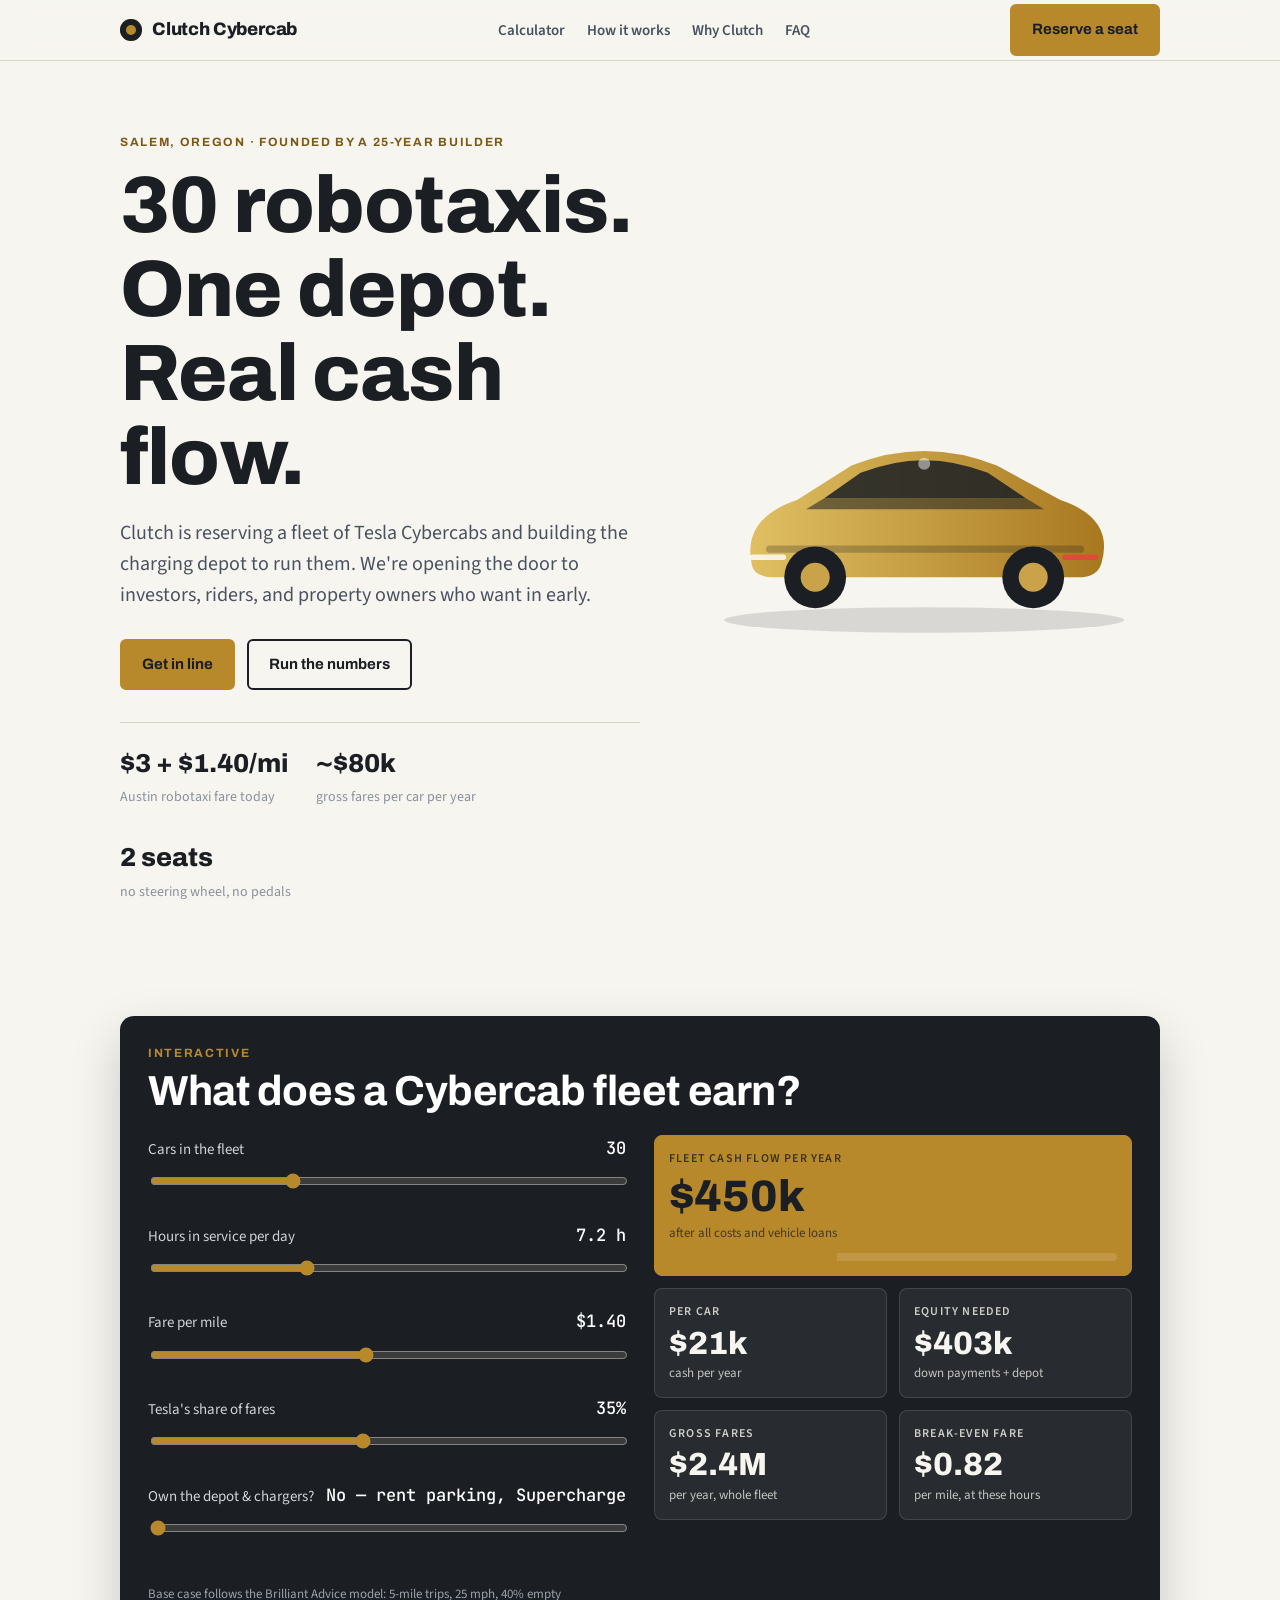
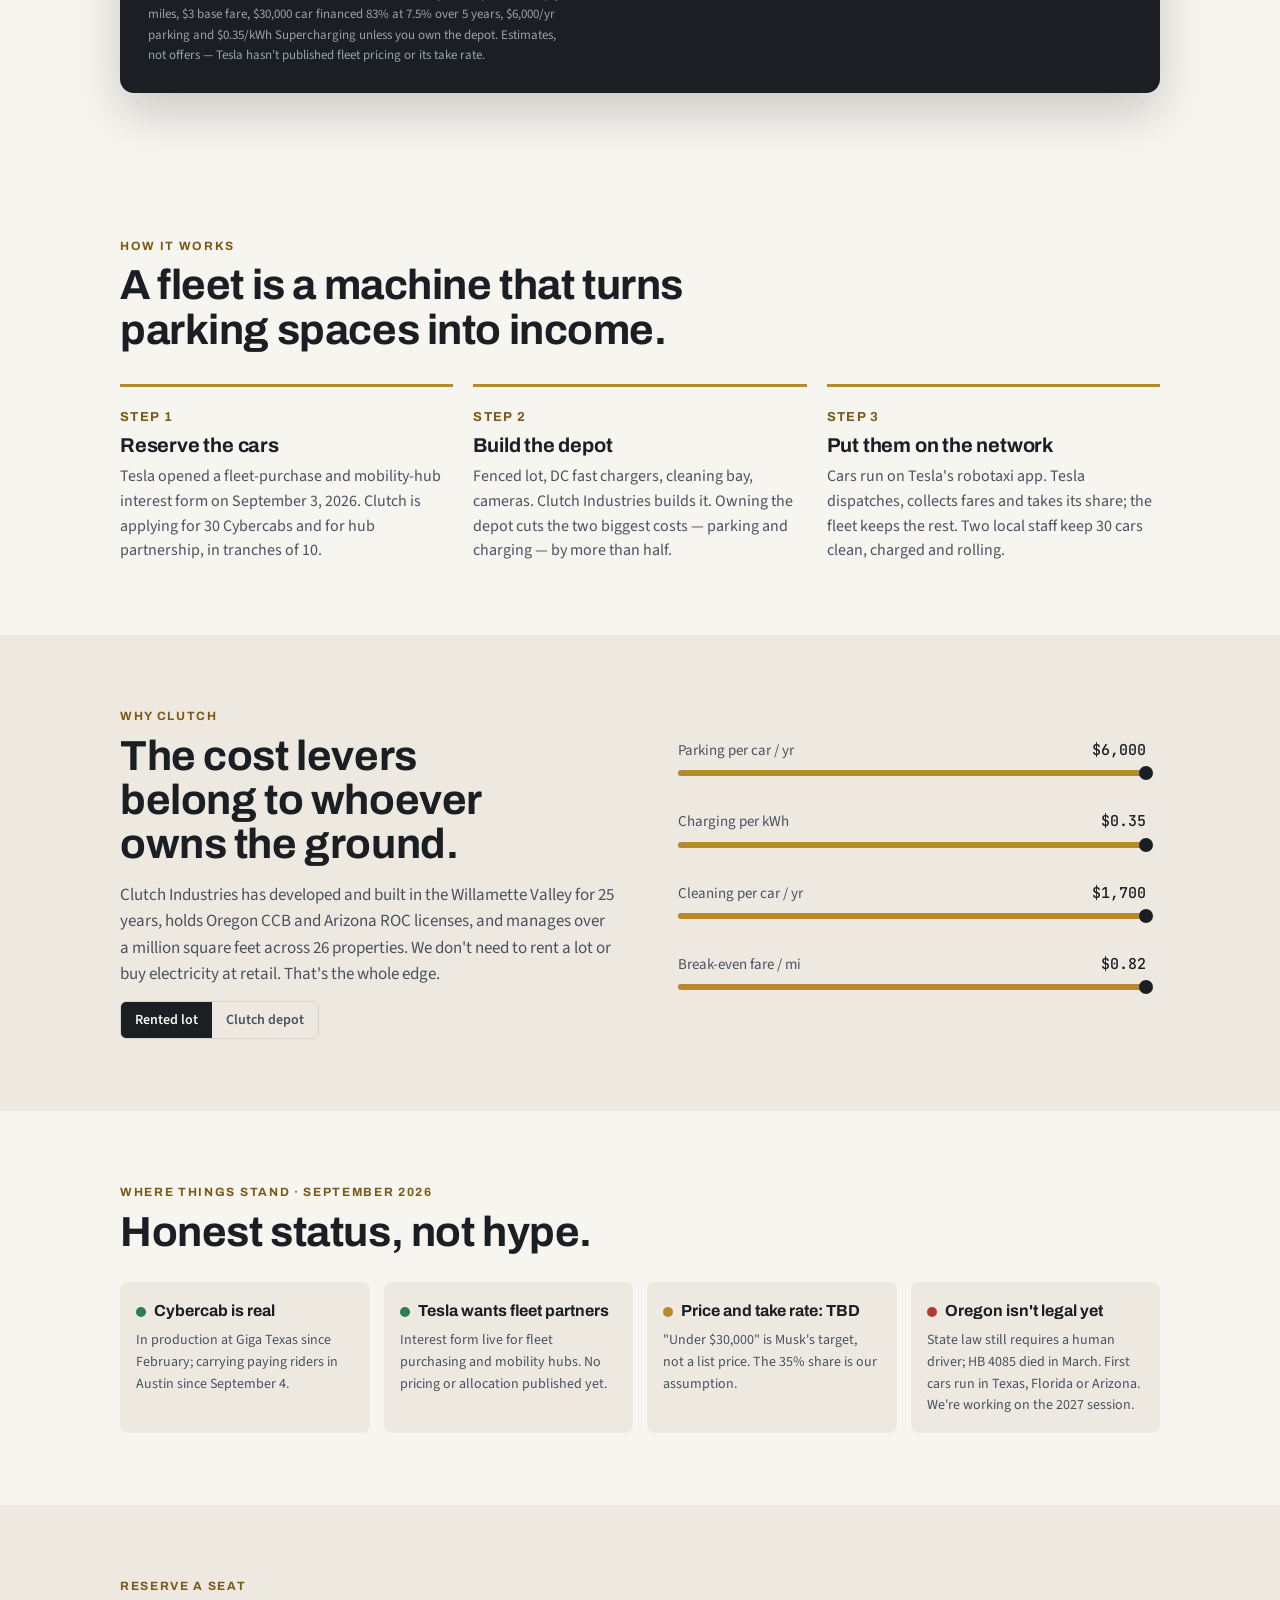
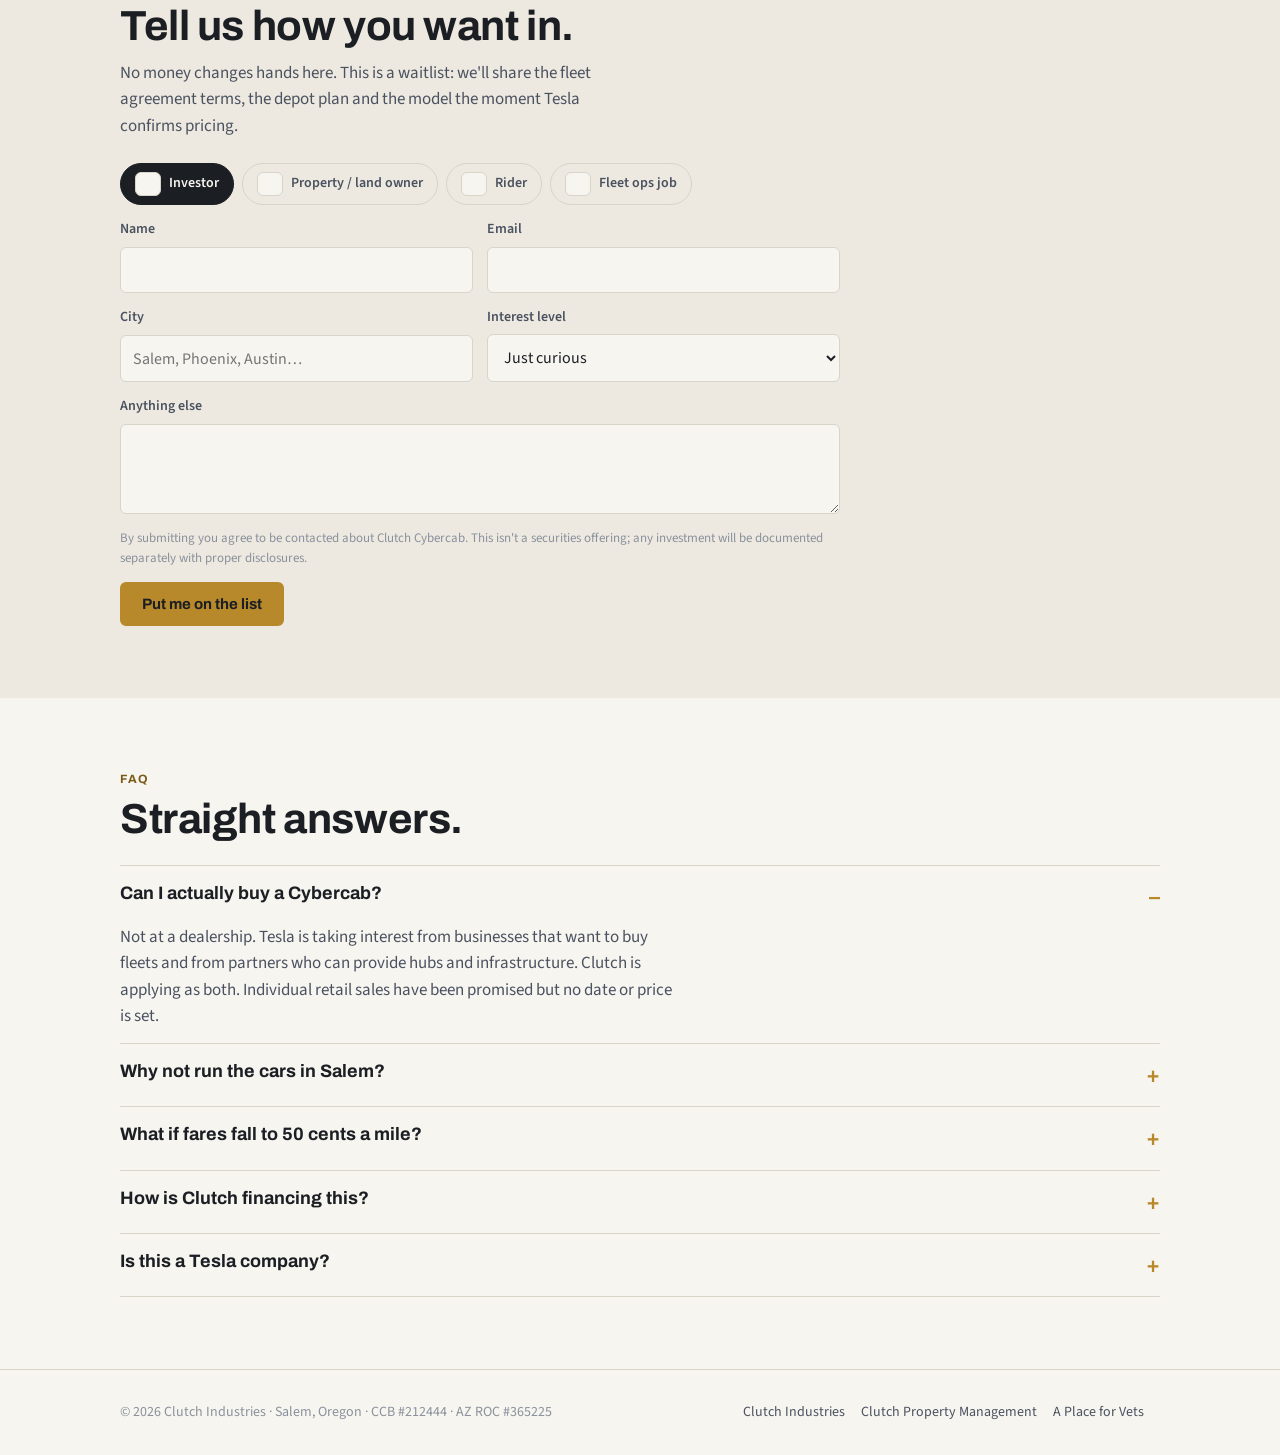
<file: site/index.html>
<!doctype html>
<html lang="en">
<head>
<meta charset="utf-8">
<meta name="viewport" content="width=device-width, initial-scale=1">
<title>Clutch Cybercab — A robotaxi fleet, built in Oregon</title>
<meta name="description" content="Clutch is reserving 30 Tesla Cybercabs and building the depot to run them. See what one car earns, and get in line as an investor, rider, or property partner.">
<meta property="og:title" content="Clutch Cybercab — 30 cars, one depot, real cash flow">
<meta property="og:description" content="Move the sliders. See what a Cybercab fleet earns. Reserve your seat.">
<link rel="icon" href="data:image/svg+xml,%3Csvg xmlns='http://www.w3.org/2000/svg' viewBox='0 0 32 32'%3E%3Crect width='32' height='32' rx='6' fill='%231B1F24'/%3E%3Ccircle cx='16' cy='16' r='8' fill='%23C9A24A'/%3E%3C/svg%3E">
<link rel="preconnect" href="https://fonts.googleapis.com">
<link rel="stylesheet" href="https://fonts.googleapis.com/css2?family=Archivo:wght@500;700;800&family=Source+Sans+3:wght@400;600&family=JetBrains+Mono:wght@500&display=swap">
<style>
:root{
  --paper:#F7F5F0; --paper2:#EDE9E0; --ink:#1B1F24; --ink2:#4A5260; --ink3:#8A919C; --line:#D9D4C8;
  --gold:#B8892B; --gold-ink:#7A5A16; --gold-soft:#F3E7CB; --good:#2F7D4F; --bad:#B23A32;
}
@media (prefers-color-scheme:dark){:root{
  --paper:#15181D; --paper2:#1E232A; --ink:#F1EEE7; --ink2:#B9BEC6; --ink3:#7E8590; --line:#2E343D;
  --gold:#D9A946; --gold-ink:#E8C36E; --gold-soft:#3A2F17; --good:#5FC287; --bad:#EF7D74;
}}
*{box-sizing:border-box}
html{scroll-behavior:smooth}
body{margin:0;background:var(--paper);color:var(--ink);font-family:"Source Sans 3",system-ui,sans-serif;font-size:17px;line-height:1.55}
h1,h2,h3{font-family:"Archivo",system-ui,sans-serif;line-height:1.05;margin:0;text-wrap:balance;letter-spacing:-.01em}
h1{font-size:clamp(40px,7vw,80px);font-weight:800}
h2{font-size:clamp(28px,4vw,42px);font-weight:700}
h3{font-size:20px;font-weight:700}
p{margin:0}
a{color:inherit}
.mono{font-family:"JetBrains Mono",ui-monospace,monospace;font-variant-numeric:tabular-nums}
.wrap{max-width:1080px;margin:0 auto;padding-inline:20px}
.eyebrow{font-family:"Archivo",sans-serif;font-size:12px;font-weight:700;letter-spacing:.14em;text-transform:uppercase;color:var(--gold-ink)}
section{padding-block:72px}
@media(max-width:640px){section{padding-block:48px}}

/* nav */
nav{position:sticky;top:0;z-index:10;background:color-mix(in srgb,var(--paper) 88%,transparent);backdrop-filter:blur(10px);border-bottom:1px solid var(--line)}
nav .wrap{display:flex;align-items:center;justify-content:space-between;height:60px;gap:16px}
.logo{display:flex;align-items:center;gap:10px;font-family:"Archivo",sans-serif;font-weight:800;font-size:18px;text-decoration:none;letter-spacing:-.01em}
.logo i{width:22px;height:22px;border-radius:50%;background:var(--gold);display:inline-block;box-shadow:inset 0 0 0 6px var(--ink)}
nav ul{display:flex;gap:22px;list-style:none;margin:0;padding:0}
nav ul a{text-decoration:none;font-weight:600;font-size:15px;color:var(--ink2)}
nav ul a:hover{color:var(--ink)}
@media(max-width:700px){nav ul{display:none}}
.btn{display:inline-block;font-family:"Archivo",sans-serif;font-weight:700;font-size:15px;padding:12px 20px;border-radius:6px;text-decoration:none;border:2px solid var(--ink);background:var(--ink);color:var(--paper);cursor:pointer;transition:transform .12s}
.btn:hover{transform:translateY(-1px)}
.btn.ghost{background:transparent;color:var(--ink)}
.btn.gold{background:var(--gold);border-color:var(--gold);color:#1B1F24}
.btn:focus-visible{outline:3px solid var(--gold);outline-offset:2px}

/* hero */
.hero{padding-block:72px 40px}
.hero .grid{display:grid;grid-template-columns:1.1fr 1fr;gap:48px;align-items:center}
@media(max-width:860px){.hero .grid{grid-template-columns:1fr}}
.hero p.lead{font-size:20px;color:var(--ink2);max-width:52ch;margin-top:18px}
.hero .cta{display:flex;gap:12px;flex-wrap:wrap;margin-top:28px}
.hero .facts{display:flex;gap:28px;flex-wrap:wrap;margin-top:32px;padding-top:20px;border-top:1px solid var(--line)}
.hero .facts div b{display:block;font-family:"Archivo",sans-serif;font-size:26px;font-weight:800}
.hero .facts div span{font-size:14px;color:var(--ink3)}

/* car illustration */
.car{width:100%;max-width:520px;margin-inline:auto;display:block}

/* calculator */
.calc{background:var(--ink);color:var(--paper);border-radius:14px;padding:28px;box-shadow:0 20px 50px rgba(0,0,0,.18)}
.calc .eyebrow{color:var(--gold)}
.calc h2{color:#fff;margin-top:6px}
.calc .body{display:grid;grid-template-columns:1fr 1fr;gap:28px;margin-top:22px}
@media(max-width:760px){.calc .body{grid-template-columns:1fr}}
.slider{margin-bottom:18px}
.slider .row{display:flex;justify-content:space-between;align-items:baseline;font-size:15px;color:#CFD3D9}
.slider .row output{font-family:"JetBrains Mono",monospace;font-weight:500;color:#fff;font-size:17px}
.slider input{width:100%;accent-color:var(--gold);margin-top:6px;height:28px}
.out{display:grid;grid-template-columns:1fr 1fr;gap:12px}
.out .tile{background:rgba(255,255,255,.06);border:1px solid rgba(255,255,255,.12);border-radius:8px;padding:14px}
.out .tile.big{grid-column:1/-1;background:var(--gold);color:#1B1F24;border-color:var(--gold)}
.out .l{font-size:12px;letter-spacing:.1em;text-transform:uppercase;opacity:.8;font-weight:600}
.out .v{font-family:"Archivo",sans-serif;font-size:32px;font-weight:800;line-height:1.1;margin-top:4px;font-variant-numeric:tabular-nums}
.out .tile.big .v{font-size:44px}
.out .s{font-size:13px;opacity:.75;margin-top:2px}
.calc .foot{margin-top:16px;font-size:13px;color:#9AA1AB;max-width:70ch}
.bar{height:8px;border-radius:4px;background:rgba(255,255,255,.12);overflow:hidden;margin-top:10px}
.bar i{display:block;height:100%;background:var(--gold);width:0;transition:width .25s}

/* how */
.steps{display:grid;grid-template-columns:repeat(3,1fr);gap:20px;margin-top:32px}
@media(max-width:760px){.steps{grid-template-columns:1fr}}
.step{border-top:3px solid var(--gold);padding-top:16px}
.step b{font-family:"Archivo",sans-serif;font-size:13px;letter-spacing:.1em;color:var(--gold-ink)}
.step h3{margin:6px 0 8px}
.step p{color:var(--ink2);font-size:16px}

/* why clutch */
.split{display:grid;grid-template-columns:1fr 1fr;gap:48px;align-items:start}
@media(max-width:860px){.split{grid-template-columns:1fr}}
.levers{display:grid;gap:10px;margin-top:20px}
.lever{display:grid;grid-template-columns:1fr auto;gap:8px 14px;align-items:center;background:var(--paper2);border-radius:8px;padding:12px 14px}
.lever span{font-size:15px;color:var(--ink2)}
.lever b{font-family:"JetBrains Mono",monospace;font-weight:500;font-size:15px}
.lever .track{grid-column:1/-1;height:6px;border-radius:3px;background:var(--line);position:relative}
.lever .track i{position:absolute;left:0;top:0;height:100%;border-radius:3px;background:var(--gold)}
.lever .track em{position:absolute;top:-4px;width:14px;height:14px;border-radius:50%;background:var(--ink);transform:translateX(-50%)}
.toggle{display:inline-flex;border:1px solid var(--line);border-radius:6px;overflow:hidden;margin-top:14px}
.toggle button{font:600 14px "Source Sans 3",sans-serif;background:transparent;color:var(--ink2);border:0;padding:8px 14px;cursor:pointer}
.toggle button.on{background:var(--ink);color:var(--paper)}

/* status */
.status{display:grid;grid-template-columns:repeat(auto-fit,minmax(220px,1fr));gap:14px;margin-top:28px}
.st{background:var(--paper2);border-radius:8px;padding:16px}
.st .dot{display:inline-block;width:10px;height:10px;border-radius:50%;margin-right:8px;vertical-align:middle}
.st .dot.g{background:var(--good)}.st .dot.y{background:var(--gold)}.st .dot.r{background:var(--bad)}
.st b{font-family:"Archivo",sans-serif;font-size:16px}
.st p{font-size:14px;color:var(--ink2);margin-top:6px}

/* form */
.reserve{background:var(--paper2)}
.form{display:grid;grid-template-columns:1fr 1fr;gap:14px;margin-top:24px;max-width:720px}
@media(max-width:600px){.form{grid-template-columns:1fr}}
.form label{display:grid;gap:6px;font-size:14px;font-weight:600;color:var(--ink2)}
.form input,.form select,.form textarea{font:400 16px "Source Sans 3",sans-serif;padding:11px 12px;border:1px solid var(--line);border-radius:6px;background:var(--paper);color:var(--ink);width:100%}
.form input:focus,.form select:focus,.form textarea:focus{outline:2px solid var(--gold);border-color:var(--gold)}
.form .full{grid-column:1/-1}
.roles{display:flex;gap:8px;flex-wrap:wrap;grid-column:1/-1}
.roles label{display:inline-flex;align-items:center;gap:8px;border:1px solid var(--line);border-radius:999px;padding:8px 14px;cursor:pointer;font-weight:600;color:var(--ink2)}
.roles label:has(input:checked){background:var(--ink);color:var(--paper);border-color:var(--ink)}
.roles input{appearance:none;width:0;height:0;margin:0}
.msg{grid-column:1/-1;font-size:15px;color:var(--good);display:none}
.form .fine{grid-column:1/-1;font-size:13px;color:var(--ink3)}

/* faq */
details{border-top:1px solid var(--line);padding:14px 0}
details:last-of-type{border-bottom:1px solid var(--line)}
summary{cursor:pointer;font-family:"Archivo",sans-serif;font-weight:700;font-size:18px;list-style:none;display:flex;justify-content:space-between;gap:12px}
summary::after{content:"+";color:var(--gold);font-size:22px;flex:none}
details[open] summary::after{content:"–"}
details p{margin-top:10px;color:var(--ink2);max-width:70ch}

footer{border-top:1px solid var(--line);padding-block:32px;font-size:14px;color:var(--ink3)}
footer .wrap{display:flex;justify-content:space-between;gap:20px;flex-wrap:wrap}
footer a{color:var(--ink2);text-decoration:none;margin-right:16px}
@media(prefers-reduced-motion:reduce){*{transition:none!important;scroll-behavior:auto}}
</style>
</head>
<body>

<nav><div class="wrap">
  <a class="logo" href="#top"><i></i>Clutch Cybercab</a>
  <ul><li><a href="#calc">Calculator</a></li><li><a href="#how">How it works</a></li><li><a href="#why">Why Clutch</a></li><li><a href="#faq">FAQ</a></li></ul>
  <a class="btn gold" href="#reserve">Reserve a seat</a>
</div></nav>

<section class="hero" id="top"><div class="wrap">
  <div class="grid">
    <div>
      <div class="eyebrow">Salem, Oregon · Founded by a 25-year builder</div>
      <h1 style="margin-top:12px">30 robotaxis.<br>One depot.<br>Real cash flow.</h1>
      <p class="lead">Clutch is reserving a fleet of Tesla Cybercabs and building the charging depot to run them. We're opening the door to investors, riders, and property owners who want in early.</p>
      <div class="cta"><a class="btn gold" href="#reserve">Get in line</a><a class="btn ghost" href="#calc">Run the numbers</a></div>
      <div class="facts">
        <div><b class="mono">$3 + $1.40/mi</b><span>Austin robotaxi fare today</span></div>
        <div><b class="mono">~$80k</b><span>gross fares per car per year</span></div>
        <div><b class="mono">2 seats</b><span>no steering wheel, no pedals</span></div>
      </div>
    </div>
    <svg class="car" viewBox="0 0 520 300" role="img" aria-label="Stylized two-seat robotaxi">
      <defs><linearGradient id="g" x1="0" x2="1"><stop offset="0" stop-color="#E0BF63"/><stop offset="1" stop-color="#A8781F"/></linearGradient></defs>
      <ellipse cx="260" cy="262" rx="220" ry="14" fill="#000" opacity=".12"/>
      <path d="M70 200 Q60 150 120 130 L180 92 Q260 60 340 92 L410 130 Q470 150 455 200 Q450 215 430 215 L95 215 Q72 215 70 200Z" fill="url(#g)"/>
      <path d="M190 100 Q260 72 330 100 L372 128 L150 128Z" fill="#1B1F24" opacity=".85"/>
      <path d="M150 128 L372 128 L392 140 L130 140Z" fill="#1B1F24" opacity=".55"/>
      <rect x="86" y="180" width="350" height="8" rx="4" fill="#1B1F24" opacity=".25"/>
      <circle cx="140" cy="215" r="34" fill="#1B1F24"/><circle cx="140" cy="215" r="16" fill="#C9A24A"/>
      <circle cx="380" cy="215" r="34" fill="#1B1F24"/><circle cx="380" cy="215" r="16" fill="#C9A24A"/>
      <rect x="68" y="190" width="40" height="6" rx="3" fill="#fff" opacity=".8"/>
      <rect x="412" y="190" width="40" height="6" rx="3" fill="#E1483A" opacity=".9"/>
      <g id="pulse"><circle cx="260" cy="90" r="4" fill="#fff"><animate attributeName="r" values="4;9;4" dur="2.4s" repeatCount="indefinite"/><animate attributeName="opacity" values="1;0;1" dur="2.4s" repeatCount="indefinite"/></circle></g>
    </svg>
  </div>
</div></section>

<section id="calc"><div class="wrap">
  <div class="calc">
    <div class="eyebrow">Interactive</div>
    <h2>What does a Cybercab fleet earn?</h2>
    <div class="body">
      <div>
        <div class="slider"><div class="row"><label for="cars">Cars in the fleet</label><output id="cars_o">30</output></div><input type="range" id="cars" min="1" max="100" value="30"></div>
        <div class="slider"><div class="row"><label for="util">Hours in service per day</label><output id="util_o">7.2 h</output></div><input type="range" id="util" min="3" max="16" step="0.2" value="7.2"></div>
        <div class="slider"><div class="row"><label for="fare">Fare per mile</label><output id="fare_o">$1.40</output></div><input type="range" id="fare" min="0.5" max="2.5" step="0.05" value="1.40"></div>
        <div class="slider"><div class="row"><label for="take">Tesla's share of fares</label><output id="take_o">35%</output></div><input type="range" id="take" min="15" max="60" step="1" value="35"></div>
        <div class="slider"><div class="row"><label for="depot">Own the depot &amp; chargers?</label><output id="depot_o">No — rent parking, Supercharge</output></div><input type="range" id="depot" min="0" max="1" step="1" value="0"></div>
      </div>
      <div>
        <div class="out">
          <div class="tile big"><div class="l">Fleet cash flow per year</div><div class="v mono" id="o_fleet">$450k</div><div class="s">after all costs and vehicle loans</div><div class="bar"><i id="o_bar"></i></div></div>
          <div class="tile"><div class="l">Per car</div><div class="v mono" id="o_car">$21k</div><div class="s">cash per year</div></div>
          <div class="tile"><div class="l">Equity needed</div><div class="v mono" id="o_eq">$403k</div><div class="s">down payments + depot</div></div>
          <div class="tile"><div class="l">Gross fares</div><div class="v mono" id="o_rev">$2.4M</div><div class="s">per year, whole fleet</div></div>
          <div class="tile"><div class="l">Break-even fare</div><div class="v mono" id="o_be">$0.82</div><div class="s">per mile, at these hours</div></div>
        </div>
      </div>
    </div>
    <p class="foot">Base case follows the Brilliant Advice model: 5-mile trips, 25 mph, 40% empty miles, $3 base fare, $30,000 car financed 83% at 7.5% over 5 years, $6,000/yr parking and $0.35/kWh Supercharging unless you own the depot. Estimates, not offers — Tesla hasn't published fleet pricing or its take rate.</p>
  </div>
</div></section>

<section id="how"><div class="wrap">
  <div class="eyebrow">How it works</div>
  <h2 style="margin-top:8px">A fleet is a machine that turns parking spaces into income.</h2>
  <div class="steps">
    <div class="step"><b>STEP 1</b><h3>Reserve the cars</h3><p>Tesla opened a fleet-purchase and mobility-hub interest form on September 3, 2026. Clutch is applying for 30 Cybercabs and for hub partnership, in tranches of 10.</p></div>
    <div class="step"><b>STEP 2</b><h3>Build the depot</h3><p>Fenced lot, DC fast chargers, cleaning bay, cameras. Clutch Industries builds it. Owning the depot cuts the two biggest costs — parking and charging — by more than half.</p></div>
    <div class="step"><b>STEP 3</b><h3>Put them on the network</h3><p>Cars run on Tesla's robotaxi app. Tesla dispatches, collects fares and takes its share; the fleet keeps the rest. Two local staff keep 30 cars clean, charged and rolling.</p></div>
  </div>
</div></section>

<section id="why" style="background:var(--paper2)"><div class="wrap">
  <div class="split">
    <div>
      <div class="eyebrow">Why Clutch</div>
      <h2 style="margin-top:8px">The cost levers belong to whoever owns the ground.</h2>
      <p style="margin-top:16px;color:var(--ink2)">Clutch Industries has developed and built in the Willamette Valley for 25 years, holds Oregon CCB and Arizona ROC licenses, and manages over a million square feet across 26 properties. We don't need to rent a lot or buy electricity at retail. That's the whole edge.</p>
      <div class="toggle" role="group" aria-label="Cost scenario"><button type="button" class="on" id="t-rent">Rented lot</button><button type="button" id="t-own">Clutch depot</button></div>
    </div>
    <div class="levers" id="levers"></div>
  </div>
</div></section>

<section><div class="wrap">
  <div class="eyebrow">Where things stand · September 2026</div>
  <h2 style="margin-top:8px">Honest status, not hype.</h2>
  <div class="status">
    <div class="st"><b><span class="dot g"></span>Cybercab is real</b><p>In production at Giga Texas since February; carrying paying riders in Austin since September 4.</p></div>
    <div class="st"><b><span class="dot g"></span>Tesla wants fleet partners</b><p>Interest form live for fleet purchasing and mobility hubs. No pricing or allocation published yet.</p></div>
    <div class="st"><b><span class="dot y"></span>Price and take rate: TBD</b><p>"Under $30,000" is Musk's target, not a list price. The 35% share is our assumption.</p></div>
    <div class="st"><b><span class="dot r"></span>Oregon isn't legal yet</b><p>State law still requires a human driver; HB 4085 died in March. First cars run in Texas, Florida or Arizona. We're working on the 2027 session.</p></div>
  </div>
</div></section>

<section class="reserve" id="reserve"><div class="wrap">
  <div class="eyebrow">Reserve a seat</div>
  <h2 style="margin-top:8px">Tell us how you want in.</h2>
  <p style="margin-top:12px;color:var(--ink2);max-width:60ch">No money changes hands here. This is a waitlist: we'll share the fleet agreement terms, the depot plan and the model the moment Tesla confirms pricing.</p>
  <form class="form" id="form" novalidate>
    <div class="roles">
      <label><input type="checkbox" name="role" value="investor" checked>Investor</label>
      <label><input type="checkbox" name="role" value="property">Property / land owner</label>
      <label><input type="checkbox" name="role" value="rider">Rider</label>
      <label><input type="checkbox" name="role" value="operator">Fleet ops job</label>
    </div>
    <label>Name<input name="name" required autocomplete="name"></label>
    <label>Email<input name="email" type="email" required autocomplete="email"></label>
    <label>City<input name="city" placeholder="Salem, Phoenix, Austin…"></label>
    <label>Interest level<select name="amount"><option>Just curious</option><option>1–5 cars ($5k–$25k)</option><option>6–15 cars ($30k–$75k)</option><option>Whole tranche (10+)</option><option>I have a lot / building</option></select></label>
    <label class="full">Anything else<textarea name="note" rows="3"></textarea></label>
    <p class="fine">By submitting you agree to be contacted about Clutch Cybercab. This isn't a securities offering; any investment will be documented separately with proper disclosures.</p>
    <div class="full"><button class="btn gold" type="submit">Put me on the list</button></div>
    <p class="msg" id="msg">Thanks — you're on the list. We'll be in touch.</p>
  </form>
</div></section>

<section id="faq"><div class="wrap">
  <div class="eyebrow">FAQ</div>
  <h2 style="margin-top:8px;margin-bottom:24px">Straight answers.</h2>
  <details open><summary>Can I actually buy a Cybercab?</summary><p>Not at a dealership. Tesla is taking interest from businesses that want to buy fleets and from partners who can provide hubs and infrastructure. Clutch is applying as both. Individual retail sales have been promised but no date or price is set.</p></details>
  <details><summary>Why not run the cars in Salem?</summary><p>Oregon still requires a licensed human operator in the vehicle. A bill to allow driverless commercial service died in committee in March 2026. The first 30 cars will run in a Tesla network market — Texas, Florida, or Phoenix — and we'll bring them home when the law changes.</p></details>
  <details><summary>What if fares fall to 50 cents a mile?</summary><p>Then the business belongs to whoever has the cheapest parking and power. With a rented lot and Supercharging, a 30-car fleet loses money at $0.50. With a Clutch-owned depot, it still covers its loans at about 30% utilization. Move the depot slider in the calculator and watch the break-even fare change.</p></details>
  <details><summary>How is Clutch financing this?</summary><p>Vehicles on a five-year equipment loan, roughly 17% down, plus a depot budget. Total equity for 30 cars is in the $400k–$450k range. We'll open part of that to outside investors under a proper offering once Tesla confirms terms.</p></details>
  <details><summary>Is this a Tesla company?</summary><p>No. Clutch Cybercab is an independent fleet operator applying to run vehicles on Tesla's network. Tesla and Cybercab are trademarks of Tesla, Inc.</p></details>
</div></section>

<footer><div class="wrap">
  <div>© 2026 Clutch Industries · Salem, Oregon · CCB #212444 · AZ ROC #365225</div>
  <div><a href="https://www.clutchindustries.com">Clutch Industries</a><a href="https://www.clutchpropertymanagement.com">Clutch Property Management</a><a href="https://www.aplaceforvets.com">A Place for Vets</a></div>
</div></footer>

<script>
(function(){
  const $=id=>document.getElementById(id);
  const fmt=n=>{const a=Math.abs(n),s=n<0?"−":"";return a>=1e6?s+"$"+(a/1e6).toFixed(a>=1e7?0:1)+"M":s+"$"+Math.round(a/1000)+"k";};
  const A={price:30000,down:.17,rate:.075,term:5,base:3,trip:5,empty:.4,speed:25,load:3,kwh:.25,fsd:199*12,ins:3500,tires:2800,tax:3100,clean:1700,fte:144000,ga:48000};
  function unit(hrs,fare,take,own){
    const tripMin=A.trip/A.speed*60+A.trip*A.empty/A.speed*60+A.load;
    const trips=hrs*60/tripMin*365, miles=trips*A.trip*(1+A.empty);
    const gross=trips*(A.base+fare*A.trip), net=gross*(1-take);
    const park=own?600:6000, ckwh=own?.14:.35;
    const opex=miles*A.kwh*ckwh+park+A.ins+A.tires+A.fsd+A.tax+(own?1200:A.clean);
    const loan=A.price*(1-A.down), r=A.rate/12, n=A.term*12, debt=loan*r/(1-Math.pow(1+r,-n))*12;
    return {gross,net,opex,debt,trips,cash:net-opex-debt};
  }
  function render(){
    const cars=+$("cars").value, hrs=+$("util").value, fare=+$("fare").value, take=+$("take").value/100, own=$("depot").value==="1";
    $("cars_o").textContent=cars; $("util_o").textContent=hrs.toFixed(1)+" h"; $("fare_o").textContent="$"+fare.toFixed(2); $("take_o").textContent=Math.round(take*100)+"%";
    $("depot_o").textContent=own?"Yes — Clutch lot, own chargers":"No — rent parking, Supercharge";
    const u=unit(hrs,fare,take,own), oh=A.fte+A.ga;
    const fleet=u.cash*cars-oh, eq=cars*A.price*A.down+(own?450000:250000);
    const be=((u.opex+u.debt+oh/cars)/(1-take)/u.trips-A.base)/A.trip;
    $("o_fleet").textContent=fmt(fleet); $("o_fleet").style.color=fleet<0?"#7A1F18":"";
    $("o_car").textContent=fmt(u.cash); $("o_eq").textContent=fmt(eq); $("o_rev").textContent=fmt(u.gross*cars);
    $("o_be").textContent="$"+Math.max(be,0).toFixed(2);
    $("o_bar").style.width=Math.max(0,Math.min(100,fleet/(cars*40000)*100))+"%";
    document.querySelectorAll("#t-rent,#t-own").forEach(b=>b.classList.remove("on")); $(own?"t-own":"t-rent").classList.add("on");
    levers(own);
  }
  function levers(own){
    const rows=[["Parking per car / yr",6000,600,"$"],["Charging per kWh",0.35,0.14,"$"],["Cleaning per car / yr",1700,1200,"$"],["Break-even fare / mi",0.82,0.50,"$"]];
    $("levers").innerHTML=rows.map(([l,a,b,p])=>{const v=own?b:a,pct=v/a*100;return `<div class="lever"><span>${l}</span><b>${p}${v.toLocaleString(undefined,{minimumFractionDigits:v<10?2:0,maximumFractionDigits:2})}</b><div class="track"><i style="width:${pct}%"></i><em style="left:${pct}%"></em></div></div>`}).join("");
  }
  ["cars","util","fare","take","depot"].forEach(id=>$(id).addEventListener("input",render));
  $("t-rent").addEventListener("click",()=>{$("depot").value=0;render();});
  $("t-own").addEventListener("click",()=>{$("depot").value=1;render();});
  render();

  // Waitlist form. Set FORM_ENDPOINT to a Formspree / Cloudflare Worker URL to collect submissions.
  const FORM_ENDPOINT="";
  $("form").addEventListener("submit",async e=>{
    e.preventDefault();
    const f=e.target; if(!f.name.value||!f.email.value){f.reportValidity();return;}
    const data=Object.fromEntries(new FormData(f).entries()); data.role=[...f.querySelectorAll('input[name=role]:checked')].map(x=>x.value).join(", ");
    if(FORM_ENDPOINT){try{await fetch(FORM_ENDPOINT,{method:"POST",headers:{"Content-Type":"application/json",Accept:"application/json"},body:JSON.stringify(data)});}catch(err){}}
    else{location.href="mailto:tierravista.oregon@gmail.com?subject="+encodeURIComponent("Clutch Cybercab waitlist — "+data.name)+"&body="+encodeURIComponent(Object.entries(data).map(([k,v])=>k+": "+v).join("\n"));}
    $("msg").style.display="block"; f.querySelector("button").textContent="You're on the list";
  });
})();
</script>
</body>
</html>
</file>
